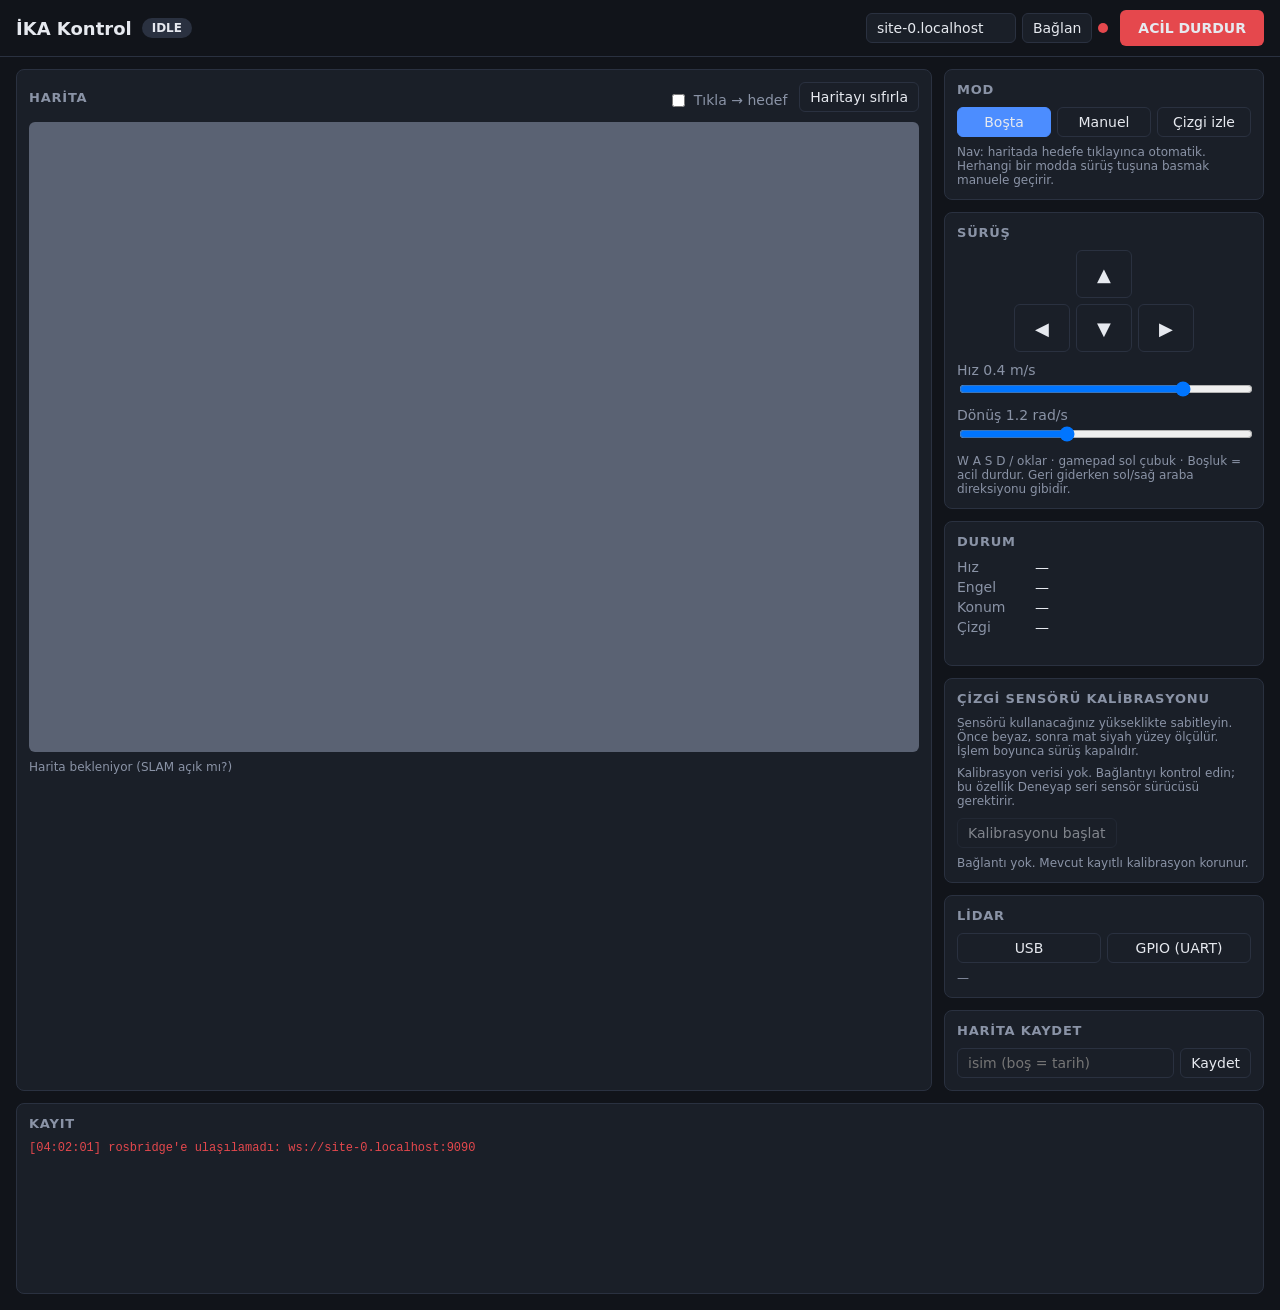
<file: src/ika_gcs/web/index.html>
<!DOCTYPE html>
<html lang="tr">
<head>
  <meta charset="utf-8">
  <meta name="viewport" content="width=device-width, initial-scale=1">
  <title>İKA Kontrol</title>
  <link rel="stylesheet" href="style.css?v=line-calibration-1">
</head>
<body>
  <header>
    <div class="brand">
      <h1>İKA Kontrol</h1>
      <span id="mode-badge" class="badge mode-idle">—</span>
    </div>
    <div class="conn">
      <input id="host" aria-label="robot adresi" title="robot adresi (port verilmezse 9090)" spellcheck="false">
      <button id="connect">Bağlan</button>
      <span id="conn-state" class="dot off" title="bağlantı"></span>
    </div>
    <button id="estop" class="estop" title="Boşluk tuşu">ACİL DURDUR</button>
    <button id="release" class="release hidden">Acil durdurmayı kaldır</button>
  </header>

  <main>
    <section class="panel map-panel">
      <div class="panel-head">
        <h2>Harita</h2>
        <div class="row">
          <label class="toggle"><input type="checkbox" id="goal-mode"> Tıkla → hedef</label>
          <button id="reset-map" title="Haritayı ve robotun konumunu sıfırlar">Haritayı sıfırla</button>
        </div>
      </div>
      <canvas id="map"></canvas>
      <p id="map-info" class="muted">Harita bekleniyor (SLAM açık mı?)</p>
    </section>

    <div class="side">
      <section class="panel">
        <h2>Mod</h2>
        <div class="modes">
          <button data-mode="idle">Boşta</button>
          <button data-mode="manual">Manuel</button>
          <button data-mode="line">Çizgi izle</button>
        </div>
        <p class="muted">Nav: haritada hedefe tıklayınca otomatik. Herhangi bir modda sürüş tuşuna basmak manuele geçirir.</p>
      </section>

      <section class="panel">
        <h2>Sürüş</h2>
        <div class="pad">
          <button class="key" data-v="1" data-w="0" style="grid-area:up">▲</button>
          <button class="key" data-v="0" data-w="1" style="grid-area:left">◀</button>
          <button class="key" data-v="-1" data-w="0" style="grid-area:down">▼</button>
          <button class="key" data-v="0" data-w="-1" style="grid-area:right">▶</button>
        </div>
        <label>Hız <span id="v-max-label"></span>
          <input id="v-max" type="range" min="0.05" max="0.5" step="0.01" value="0.4"></label>
        <label>Dönüş <span id="w-max-label"></span>
          <input id="w-max" type="range" min="0.2" max="3.0" step="0.1" value="1.2"></label>
        <p class="muted">W A S D / oklar · gamepad sol çubuk · Boşluk = acil durdur.
          Geri giderken sol/sağ araba direksiyonu gibidir.</p>
      </section>

      <section class="panel">
        <h2>Durum</h2>
        <dl class="stats">
          <dt>Hız</dt><dd id="speed">—</dd>
          <dt>Engel</dt><dd id="obstacle">—</dd>
          <dt>Konum</dt><dd id="pose">—</dd>
          <dt>Çizgi</dt><dd id="line-status">—</dd>
        </dl>
        <div id="line-sensors" class="sensors"></div>
        <p id="line-raw" class="muted raw"></p>
      </section>

      <section class="panel" aria-labelledby="calibration-title">
        <h2 id="calibration-title">Çizgi sensörü kalibrasyonu</h2>
        <p class="muted">Sensörü kullanacağınız yükseklikte sabitleyin. Önce beyaz,
          sonra mat siyah yüzey ölçülür. İşlem boyunca sürüş kapalıdır.</p>
        <p id="calibration-saved" class="muted">Sensör durumu bekleniyor…</p>
        <div class="row calibration-actions">
          <button id="calibration-start" disabled>Kalibrasyonu başlat</button>
          <button id="calibration-cancel" class="hidden">Kapat</button>
        </div>
        <p id="calibration-message" class="muted" role="status" aria-live="polite"></p>
        <button id="calibration-capture" class="hidden" disabled>Beyaz hazır — ölç</button>
        <div class="calibration-table-wrap">
          <table id="calibration-table" class="hidden">
            <caption>Son kayıtlı referanslar (mV)</caption>
            <thead><tr><th>Göz</th><th>Beyaz</th><th>Siyah</th><th>Eşik</th><th>Fark</th></tr></thead>
            <tbody id="calibration-values"></tbody>
          </table>
        </div>
      </section>

      <section class="panel">
        <h2>Lidar</h2>
        <div class="modes two">
          <button data-lidar="usb">USB</button>
          <button data-lidar="gpio">GPIO (UART)</button>
        </div>
        <p id="lidar-status" class="muted">—</p>
      </section>

      <section class="panel">
        <h2>Harita kaydet</h2>
        <div class="row">
          <input id="map-name" placeholder="isim (boş = tarih)" spellcheck="false">
          <button id="save-map">Kaydet</button>
        </div>
      </section>
    </div>
  </main>

  <section class="panel log-panel">
    <h2>Kayıt</h2>
    <div id="log"></div>
  </section>

  <script src="vendor/roslib.js"></script>
  <script src="calibration.js?v=line-calibration-1"></script>
  <script src="app.js?v=line-calibration-1"></script>
</body>
</html>
</file>
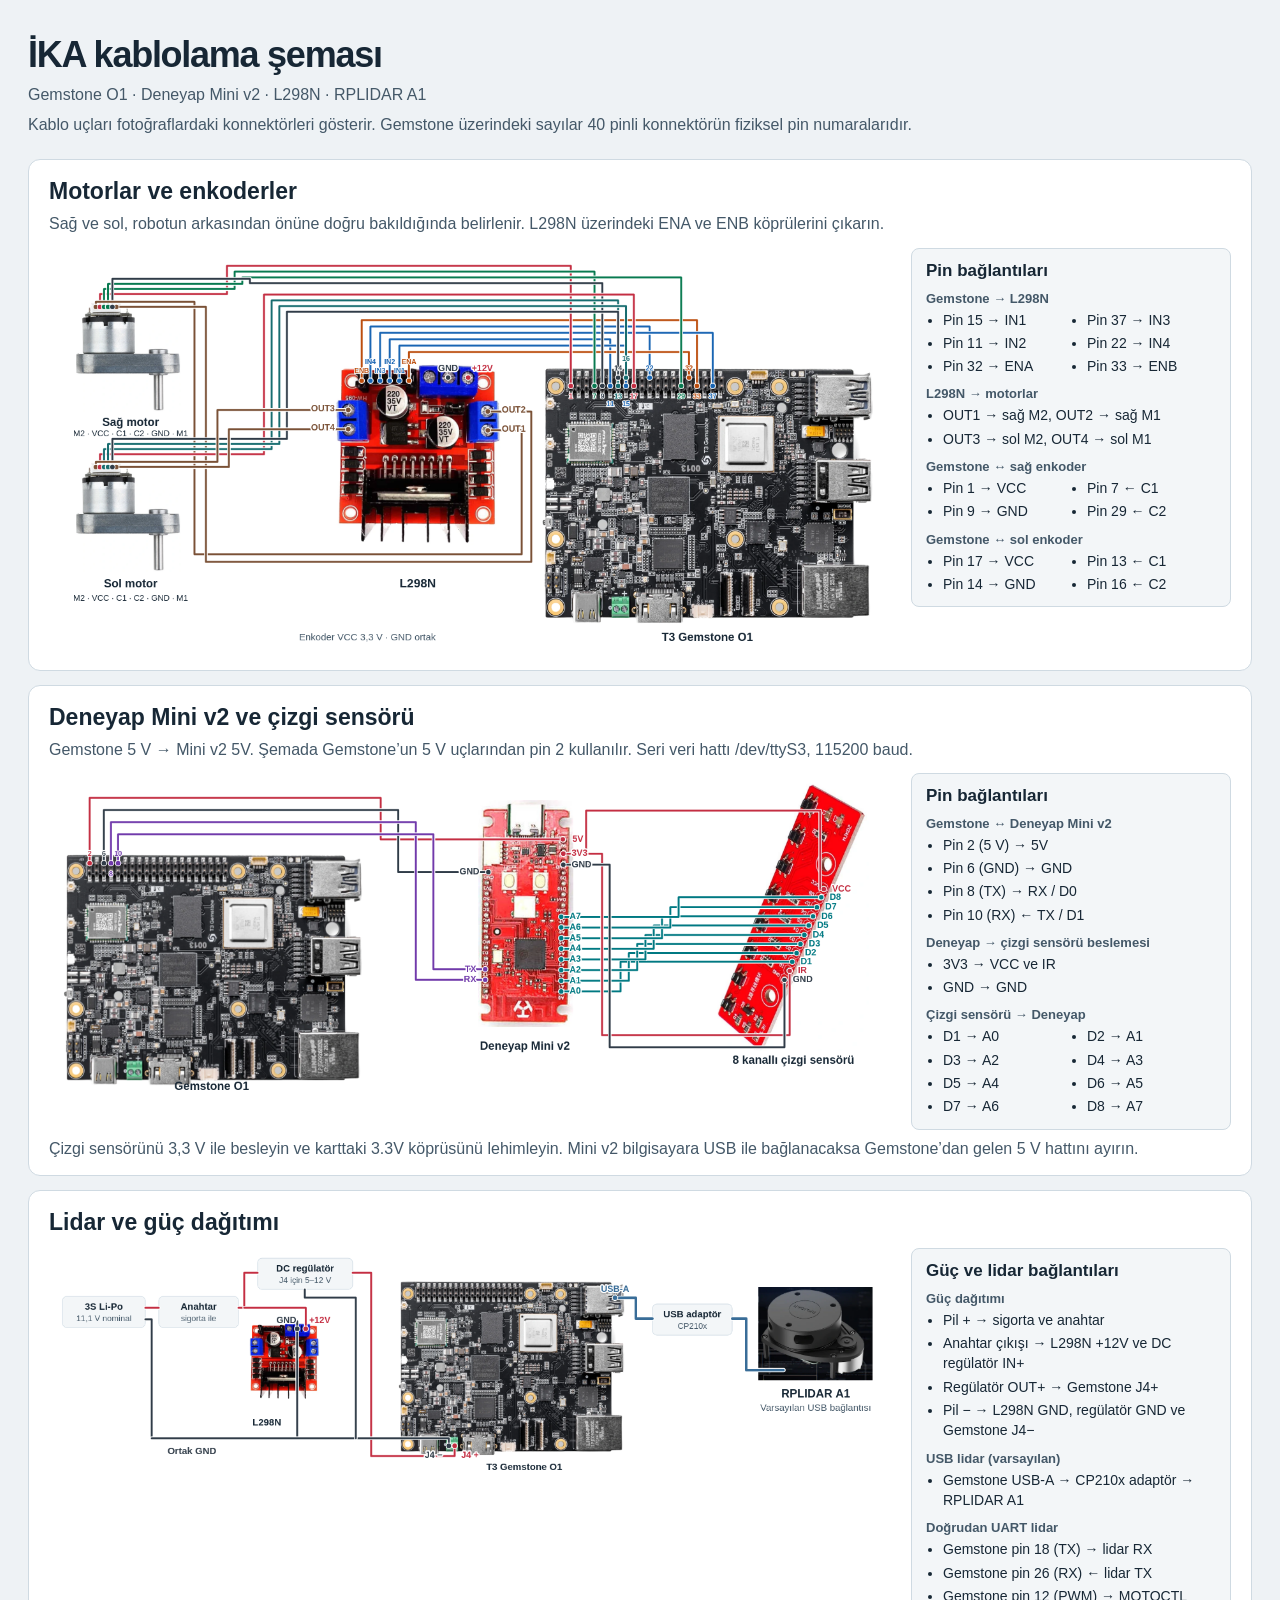
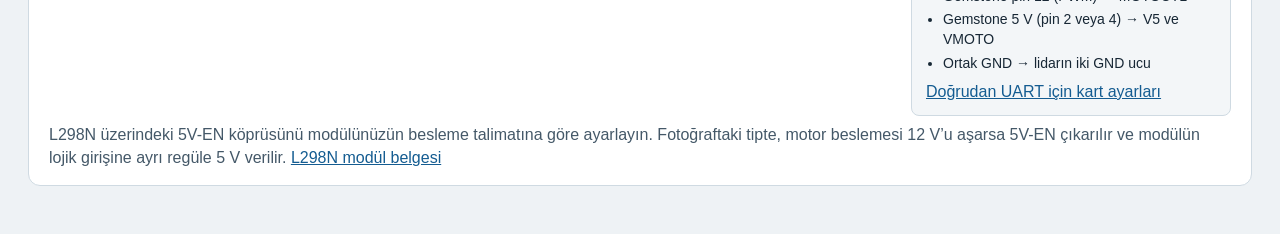
<file: docs/kablolama.html>
<!doctype html>
<html lang="tr">
<head>
  <meta charset="utf-8">
  <meta name="viewport" content="width=device-width, initial-scale=1">
  <title>İKA kablolama şeması</title>
  <style>
    * { box-sizing: border-box; }
    body { margin: 0; color: #172735; background: #eef2f5; font: 16px "Segoe UI", sans-serif; }
    main { width: min(100%, 1600px); margin: auto; padding: 34px 28px; }
    h1 { margin: 0; font-size: 36px; letter-spacing: -.035em; }
    h2 { margin: 0 0 4px; font-size: 23px; }
    p { margin: 7px 0 0; line-height: 1.45; }
    header { margin: 0 0 23px; }
    header p, section p { color: #445868; }
    section { margin: 14px 0; padding: 18px 20px 15px; border: 1px solid #cfdae2; border-radius: 12px; background: white; }
    .connection-layout { display: grid; grid-template-columns: minmax(0, 1fr) 320px; gap: 20px; align-items: start; margin-top: 12px; }
    .drawing { overflow-x: auto; }
    canvas { display: block; width: 100%; min-width: 760px; height: auto; }
    .pin-list { padding: 12px 14px; border: 1px solid #cfdae2; border-radius: 8px; background: #f3f6f8; }
    .pin-list h3 { margin: 0 0 10px; font-size: 17px; }
    .pin-list h4 { margin: 10px 0 4px; font-size: 13px; color: #445868; }
    .pin-list ul { margin: 0; padding-left: 17px; font-size: 14px; line-height: 1.45; }
    .pin-list li + li { margin-top: 3px; }
    .channel-list { display: grid; grid-template-columns: repeat(2, minmax(0, 1fr)); gap: 3px 15px; }
    .channel-list li + li { margin-top: 0; }
    @media (max-width: 1110px) {
      .connection-layout { grid-template-columns: minmax(0, 1fr); }
    }
    @page { size: A4 landscape; margin: 10mm; }
    @media print {
      body { background: white; }
      main { width: auto; padding: 0; }
      header { margin-bottom: 12px; }
      section { break-inside: avoid; }
      section + section { break-before: page; }
      .connection-layout { grid-template-columns: minmax(0, 1fr) 255px; gap: 14px; }
      .drawing { overflow: visible; }
      canvas { min-width: 0; }
      .pin-list ul { font-size: 13px; }
    }
    a { color: #145c91; }
  </style>
</head>
<body>
<main>
  <header>
    <h1>İKA kablolama şeması</h1>
    <p>Gemstone O1 · Deneyap Mini v2 · L298N · RPLIDAR A1</p>
    <p>Kablo uçları fotoğraflardaki konnektörleri gösterir. Gemstone üzerindeki sayılar 40 pinli konnektörün fiziksel pin numaralarıdır.</p>
  </header>
  <section>
    <h2>Motorlar ve enkoderler</h2>
    <p>Sağ ve sol, robotun arkasından önüne doğru bakıldığında belirlenir. L298N üzerindeki ENA ve ENB köprülerini çıkarın.</p>
    <div class="connection-layout">
      <div class="drawing"><canvas id="drive" width="1320" height="638" aria-label="Motor, enkoder ve L298N bağlantıları"></canvas></div>
      <aside class="pin-list" aria-labelledby="drive-pins">
        <h3 id="drive-pins">Pin bağlantıları</h3>
        <h4>Gemstone → L298N</h4>
        <ul class="channel-list">
          <li>Pin 15 → IN1</li><li>Pin 37 → IN3</li>
          <li>Pin 11 → IN2</li><li>Pin 22 → IN4</li>
          <li>Pin 32 → ENA</li><li>Pin 33 → ENB</li>
        </ul>
        <h4>L298N → motorlar</h4>
        <ul>
          <li>OUT1 → sağ M2, OUT2 → sağ M1</li>
          <li>OUT3 → sol M2, OUT4 → sol M1</li>
        </ul>
        <h4>Gemstone ↔ sağ enkoder</h4>
        <ul class="channel-list">
          <li>Pin 1 → VCC</li><li>Pin 7 ← C1</li>
          <li>Pin 9 → GND</li><li>Pin 29 ← C2</li>
        </ul>
        <h4>Gemstone ↔ sol enkoder</h4>
        <ul class="channel-list">
          <li>Pin 17 → VCC</li><li>Pin 13 ← C1</li>
          <li>Pin 14 → GND</li><li>Pin 16 ← C2</li>
        </ul>
      </aside>
    </div>
  </section>
  <section>
    <h2>Deneyap Mini v2 ve çizgi sensörü</h2>
    <p>Gemstone 5 V → Mini v2 5V. Şemada Gemstone’un 5 V uçlarından pin 2 kullanılır. Seri veri hattı /dev/ttyS3, 115200 baud.</p>
    <div class="connection-layout">
      <div class="drawing"><canvas id="line" width="1320" height="505" aria-label="Gemstone, Deneyap Mini v2 ve çizgi sensörü bağlantıları"></canvas></div>
      <aside class="pin-list" aria-labelledby="line-pins">
        <h3 id="line-pins">Pin bağlantıları</h3>
        <h4>Gemstone ↔ Deneyap Mini v2</h4>
        <ul>
          <li>Pin 2 (5 V) → 5V</li>
          <li>Pin 6 (GND) → GND</li>
          <li>Pin 8 (TX) → RX / D0</li>
          <li>Pin 10 (RX) ← TX / D1</li>
        </ul>
        <h4>Deneyap → çizgi sensörü beslemesi</h4>
        <ul>
          <li>3V3 → VCC ve IR</li>
          <li>GND → GND</li>
        </ul>
        <h4>Çizgi sensörü → Deneyap</h4>
        <ul class="channel-list">
          <li>D1 → A0</li><li>D2 → A1</li>
          <li>D3 → A2</li><li>D4 → A3</li>
          <li>D5 → A4</li><li>D6 → A5</li>
          <li>D7 → A6</li><li>D8 → A7</li>
        </ul>
      </aside>
    </div>
    <p>Çizgi sensörünü 3,3 V ile besleyin ve karttaki 3.3V köprüsünü lehimleyin. Mini v2 bilgisayara USB ile bağlanacaksa Gemstone’dan gelen 5 V hattını ayırın.</p>
  </section>
  <section>
    <h2>Lidar ve güç dağıtımı</h2>
    <div class="connection-layout">
      <div class="drawing"><canvas id="power" width="1320" height="360" aria-label="RPLIDAR A1 ve robotun güç dağıtımı"></canvas></div>
      <aside class="pin-list" aria-labelledby="power-pins">
        <h3 id="power-pins">Güç ve lidar bağlantıları</h3>
        <h4>Güç dağıtımı</h4>
        <ul>
          <li>Pil + → sigorta ve anahtar</li>
          <li>Anahtar çıkışı → L298N +12V ve DC regülatör IN+</li>
          <li>Regülatör OUT+ → Gemstone J4+</li>
          <li>Pil − → L298N GND, regülatör GND ve Gemstone J4−</li>
        </ul>
        <h4>USB lidar (varsayılan)</h4>
        <ul><li>Gemstone USB-A → CP210x adaptör → RPLIDAR A1</li></ul>
        <h4>Doğrudan UART lidar</h4>
        <ul>
          <li>Gemstone pin 18 (TX) → lidar RX</li>
          <li>Gemstone pin 26 (RX) ← lidar TX</li>
          <li>Gemstone pin 12 (PWM) → MOTOCTL</li>
          <li>Gemstone 5 V (pin 2 veya 4) → V5 ve VMOTO</li>
          <li>Ortak GND → lidarın iki GND ucu</li>
        </ul>
        <p><a href="donanim.md#lidar-bağlantısı-usb-veya-gpio">Doğrudan UART için kart ayarları</a></p>
      </aside>
    </div>
    <p>L298N üzerindeki 5V-EN köprüsünü modülünüzün besleme talimatına göre ayarlayın. Fotoğraftaki tipte, motor beslemesi 12 V’u aşarsa 5V-EN çıkarılır ve modülün lojik girişine ayrı regüle 5 V verilir. <a href="https://docs.sunfounder.com/projects/3in1-kit-v2/en/latest/components/component_l298n_module.html">L298N modül belgesi</a></p>
  </section>
  <!-- Photo sources
    Gemstone: https://t3gemstone.org/tr/products/o1
    Deneyap: https://www.robotistan.com/deneyap-mini-v2-type-c-en
    L298N: https://docs.sunfounder.com/projects/3in1-kit-v2/en/latest/components/component_l298n_module.html
    Motor: https://robu.in/product/waveshare-l-shaped-permanent-magnet-dc-gear-motor-magnetic-hall-encoder-all-metal-gear-motor/
    Line sensor: https://make.net.za/product/0me1079/
    Lidar: https://www.slamtec.com/en/lidar/a1
  -->
</main>
<script>
  const colors = {
    direction: '#1965b3', pwm: '#bc4e0e', right: '#087a50', left: '#176d70',
    adc: '#007982', uart: '#713aab', power: '#c42e42', ground: '#303c48',
    motor: '#7a5136', usb: '#396d98', ink: '#172735', muted: '#445868',
  };

  const photoNames = ['gemstone', 'deneyap', 'sensor', 'l298n', 'motor', 'lidar'];
  const photos = {};

  function text(ctx, value, x, y, {color = colors.ink, size = 15, bold = false, align = 'left'} = {}) {
    ctx.font = `${bold ? 700 : 500} ${size}px "Segoe UI", sans-serif`;
    ctx.textAlign = align;
    ctx.textBaseline = 'middle';
    ctx.fillStyle = color;
    ctx.fillText(value, x, y);
  }

  function photo(ctx, name, x, y, width) {
    const image = photos[name];
    const scale = width / image.naturalWidth;
    ctx.drawImage(image, x, y, width, image.naturalHeight * scale);
    return (px, py) => [x + px * scale, y + py * scale];
  }

  function wire(ctx, points, color, {width = 3, dashed = false} = {}) {
    ctx.save();
    ctx.lineJoin = 'round';
    ctx.lineCap = 'round';
    if (dashed) ctx.setLineDash([8, 6]);
    ctx.beginPath();
    ctx.moveTo(...points[0]);
    for (const point of points.slice(1)) ctx.lineTo(...point);
    ctx.lineWidth = width + 2.6;
    ctx.strokeStyle = '#fff';
    ctx.stroke();
    ctx.lineWidth = width;
    ctx.strokeStyle = color;
    ctx.stroke();
    ctx.restore();
  }

  function end(ctx, [x, y], color, label, dx = 0, dy = -15, align = 'center', size = 14) {
    ctx.beginPath();
    ctx.arc(x, y, 4.3, 0, Math.PI * 2);
    ctx.fillStyle = color;
    ctx.fill();
    ctx.lineWidth = 1.4;
    ctx.strokeStyle = '#fff';
    ctx.stroke();
    if (label) {
      ctx.save();
      ctx.font = `700 ${size}px "Segoe UI", sans-serif`;
      ctx.textAlign = align;
      ctx.textBaseline = 'middle';
      ctx.strokeStyle = '#fff';
      ctx.lineWidth = size < 13 ? 2.5 : 4;
      ctx.lineJoin = 'round';
      ctx.strokeText(label, x + dx, y + dy);
      text(ctx, label, x + dx, y + dy, {color, size, bold: true, align});
      ctx.restore();
    }
  }

  // Kartın fotoğrafında J23 üsttedir. İç sıra tek, dış sıra çift numaralıdır.
  function headerPin(gem, pin) {
    return gem(84 + (Math.ceil(pin / 2) - 1) * 23.04, pin % 2 ? 58 : 34);
  }

  function connect(ctx, start, finish, track, color) {
    wire(ctx, [start, [start[0], track], [finish[0], track], finish], color);
  }

  function chip(ctx, x, y, w, title, subtitle) {
    ctx.beginPath();
    ctx.roundRect(x, y, w, 49, 7);
    ctx.fillStyle = '#f3f6f8';
    ctx.fill();
    ctx.strokeStyle = '#cedae3';
    ctx.lineWidth = 1;
    ctx.stroke();
    text(ctx, title, x + w / 2, y + 17, {align: 'center', bold: true});
    if (subtitle) text(ctx, subtitle, x + w / 2, y + 35, {align: 'center', color: colors.muted, size: 13});
  }

  function drawDrive() {
    const ctx = document.querySelector('#drive').getContext('2d');
    const gem = photo(ctx, 'gemstone', 773, 185, 518);
    const driver = photo(ctx, 'l298n', 449, 182, 259);
    const right = photo(ctx, 'motor', 38, 80, 171);
    const left = photo(ctx, 'motor', 38, 331, 171);
    const inputs = [
      ['ENB', 90, 33, 'pwm'], ['IN4', 120, 22, 'direction'],
      ['IN3', 153, 37, 'direction'], ['IN2', 186, 11, 'direction'],
      ['IN1', 219, 15, 'direction'], ['ENA', 252, 32, 'pwm'],
    ];
    const outputs = {
      OUT3: driver(44, 157), OUT4: driver(44, 223),
      OUT2: driver(522, 162), OUT1: driver(522, 227),
    };
    const motorPins = { M2: 109, VCC: 129, C1: 149, C2: 168, GND: 189, M1: 208 };
    const motors = [
      {at: right, color: 'right', pins: {VCC: 1, C1: 7, C2: 29, GND: 9}, out: ['OUT1', 'OUT2'], track: 28},
      {at: left, color: 'left', pins: {VCC: 17, C1: 13, C2: 16, GND: 14}, out: ['OUT3', 'OUT4'], track: 73},
    ];

    for (const [index, [label, x, pin, key]] of inputs.entries()) {
      const start = driver(x, 57);
      const finish = headerPin(gem, pin);
      connect(ctx, start, finish, 113 + index * 10, colors[key]);
    }
    for (const motor of motors) {
      for (const [index, [signal, pin]] of Object.entries(motor.pins).entries()) {
        const start = motor.at(motorPins[signal], 38);
        const finish = headerPin(gem, pin);
        const color = signal === 'VCC' ? colors.power : signal === 'GND' ? colors.ground : colors[motor.color];
        const corridor = (motor.color === 'right' ? 279 : 337) + index * 12;
        const bend = start[1] - 20 - index * 8;
        const track = motor.track + index * 9;
        wire(ctx, [start, [start[0], bend], [corridor, bend], [corridor, track], [finish[0], track], finish], color);
      }
      for (const [index, signal] of ['M2', 'M1'].entries()) {
        const start = motor.at(motorPins[signal], 38);
        const finish = outputs[motor.out[index]];
        const corridor = motor.color === 'right' ? 228 + index * 18 : 264 + index * 18;
        const bend = start[1] - 8 + index * 8;
        const route = motor.color === 'right'
          ? [start, [start[0], bend], [corridor, bend], [corridor, 480 + index * 12], [741 + index * 15, 480 + index * 12], [741 + index * 15, finish[1]], finish]
          : [start, [start[0], bend], [corridor, bend], [corridor, finish[1]], finish];
        wire(ctx, route, colors.motor);
        end(ctx, start, colors.motor);
      }
    }
    for (const [index, [label, x, pin, key]] of inputs.entries()) {
      end(ctx, driver(x, 57), colors[key], label, 0, index % 2 ? -29 : -15, 'center', 11);
      labelHeader(ctx, gem, pin, colors[key]);
    }
    for (const motor of motors) {
      for (const [signal, pin] of Object.entries(motor.pins)) {
        const color = signal === 'VCC' ? colors.power : signal === 'GND' ? colors.ground : colors[motor.color];
        end(ctx, motor.at(motorPins[signal], 38), color);
        labelHeader(ctx, gem, pin, color);
      }
    }
    for (const [label, point] of Object.entries(outputs)) {
      const onRight = point[0] > 600;
      end(ctx, point, colors.motor, label, onRight ? 22 : -21, -2, onRight ? 'left' : 'right');
    }
    end(ctx, driver(455, 46), colors.power, '+12V', 22, -14);
    end(ctx, driver(386, 46), colors.ground, 'GND', 0, -14);
    text(ctx, 'L298N', 578, 527, {align: 'center', bold: true, size: 19});
    text(ctx, 'Sağ motor', 128, 274, {align: 'center', bold: true, size: 18});
    text(ctx, 'Sol motor', 128, 527, {align: 'center', bold: true, size: 18});
    text(ctx, 'M2 · VCC · C1 · C2 · GND · M1', 128, 291, {align: 'center', size: 13});
    text(ctx, 'M2 · VCC · C1 · C2 · GND · M1', 128, 549, {align: 'center', size: 13});
    text(ctx, 'T3 Gemstone O1', 1032, 611, {align: 'center', bold: true, size: 18});
    text(ctx, 'Enkoder VCC 3,3 V · GND ortak', 392, 611, {color: colors.muted});
  }

  function labelHeader(ctx, gem, pin, color) {
    const offset = {11: 29, 15: 29, 16: -29}[pin] ?? (pin % 2 ? 17 : -14);
    end(ctx, headerPin(gem, pin), color, String(pin), 0, offset, 'center', 11);
  }

  function drawLine() {
    const ctx = document.querySelector('#line').getContext('2d');
    const gem = photo(ctx, 'gemstone', 23, 125, 468);
    const mini = photo(ctx, 'deneyap', 673, 42, 149);
    const sensor = photo(ctx, 'sensor', 1043, 15, 243);
    const rows = [
      [2, mini(160, 75), '5V', 'power', 39],
      [6, mini(19, 137), 'GND', 'ground', 58],
      [8, mini(13, 341), 'RX', 'uart', 77],
      [10, mini(13, 321), 'TX', 'uart', 96],
    ];
    for (const [pin, finish, label, key, track] of rows) {
      const start = headerPin(gem, pin);
      const corridor = 520 + (track - 39) * 1.45;
      wire(ctx, [start, [start[0], track], [corridor, track], [corridor, finish[1]], finish], colors[key]);
    }
    const analogHoles = [[180, 414], [190, 394], [199, 373], [208, 352], [218, 330], [228, 309], [237, 288], [247, 265]];
    const rails = [];
    analogHoles.forEach(([x, y], i) => {
      rails.push([mini(157, 363 - i * 20.2), sensor(x, y), `A${i}`, `D${i + 1}`, 'adc']);
    });
    rails.push([mini(161, 102), sensor(253, 246), '3V3', 'VCC', 'power']);
    rails.push([mini(161, 102), sensor(174, 435), '', 'IR', 'power']);
    rails.push([mini(161, 123), sensor(162, 456), 'GND', 'GND', 'ground']);
    for (const [index, [start, finish, , , key]] of rails.entries()) {
      const corridor = index < 8 ? 896 + index * 13 : 855 + (index - 8) * 12;
      if (index === 8) {
        wire(ctx, [start, [842, start[1]], [842, 59], [1209, 59], [1209, finish[1]], finish], colors[key]);
      } else if (index === 9 || index === 10) {
        const track = index === 9 ? 411 : 430;
        wire(ctx, [start, [corridor, start[1]], [corridor, track], [finish[0], track], finish], colors[key]);
      } else {
        wire(ctx, [start, [corridor, start[1]], [corridor, finish[1]], finish], colors[key]);
      }
    }
    for (const [pin, finish, label, key] of rows) {
      end(ctx, headerPin(gem, pin), colors[key], String(pin), 0, pin === 8 ? 17 : -15, 'center', 11);
      end(ctx, finish, colors[key], label, pin === 2 ? 15 : -14, 0, pin === 2 ? 'left' : 'right');
    }
    for (const [start, finish, a, b, key] of rails) {
      end(ctx, start, colors[key], a, 13, 0, 'left');
      end(ctx, finish, colors[key], b, 13, 0, 'left');
    }
    text(ctx, 'Gemstone O1', 255, 492, {align: 'center', bold: true, size: 18});
    text(ctx, 'Deneyap Mini v2', 746, 429, {align: 'center', bold: true, size: 18});
    text(ctx, '8 kanallı çizgi sensörü', 1167, 451, {align: 'center', bold: true, size: 18});
  }

  function drawPower() {
    const ctx = document.querySelector('#power').getContext('2d');
    const gem = photo(ctx, 'gemstone', 548, 50, 354);
    const driver = photo(ctx, 'l298n', 314, 118, 110);
    const lidar = photo(ctx, 'lidar', 1112, 61, 179);
    chip(ctx, 21, 76, 130, '3S Li-Po', '11,1 V nominal');
    chip(ctx, 172, 76, 125, 'Anahtar', 'sigorta ile');
    chip(ctx, 327, 16, 149, 'DC regülatör', 'J4 için 5–12 V');
    chip(ctx, 946, 88, 125, 'USB adaptör', 'CP210x');
    const [jMinus, jPlus] = [gem(215, 712), gem(240, 712)];
    const [lPlus, lGnd] = [driver(455, 46), driver(386, 46)];
    const usb = gem(926, 77);
    wire(ctx, [[151, 94], [172, 94]], colors.power);
    wire(ctx, [[297, 94], [306, 94], [306, 39], [327, 39]], colors.power);
    wire(ctx, [[306, 94], [lPlus[0], 94], lPlus], colors.power);
    wire(ctx, [[476, 39], [505, 39], [505, 327], [jPlus[0], 327], jPlus], colors.power);
    wire(ctx, [[151, 112], [161, 112], [161, 299], [lGnd[0], 299], [lGnd[0], 115], lGnd], colors.ground);
    wire(ctx, [[161, 299], [jMinus[0], 299], jMinus], colors.ground);
    wire(ctx, [[401, 65], [401, 78], [481, 78], [481, 299]], colors.ground);
    wire(ctx, [usb, [920, usb[1]], [920, 111], [946, 111]], colors.usb, {width: 4});
    const lidarCable = lidar(92, 305);
    wire(ctx, [[1071, 111], [1093, 111], [1093, lidarCable[1]], lidarCable], colors.usb, {width: 4});
    for (const [pin, col, label] of [[jMinus, 'ground', 'J4 −'], [jPlus, 'power', 'J4 +'], [lPlus, 'power', '+12V'], [lGnd, 'ground', 'GND'], [usb, 'usb', 'USB-A']]) {
      const offset = {'J4 −': -24, 'J4 +': 24, '+12V': 22, GND: -17}[label] ?? 0;
      end(ctx, pin, colors[col], label, offset, label.startsWith('J4') ? 15 : -13);
    }
    text(ctx, 'L298N', 364, 275, {align: 'right', bold: true});
    text(ctx, 'T3 Gemstone O1', 745, 345, {align: 'center', bold: true});
    text(ctx, 'RPLIDAR A1', 1202, 230, {align: 'center', bold: true, size: 18});
    text(ctx, 'Varsayılan USB bağlantısı', 1202, 252, {align: 'center', color: colors.muted});
    text(ctx, 'Ortak GND', 224, 320, {align: 'center', color: colors.ground, bold: true});
  }

  Promise.all(photoNames.map((name) => new Promise((resolve, reject) => {
    const image = new Image();
    image.onload = () => { photos[name] = image; resolve(); };
    image.onerror = reject;
    image.src = `img/kablolama/${name}.webp`;
  }))).then(() => {
    drawDrive();
    drawLine();
    drawPower();
    document.body.dataset.ready = 'true';
  });
</script>
</body>
</html>
</file>
<file: src/ika_gcs/web/style.css>
:root {
  --bg: #11141a;
  --panel: #1a1f28;
  --line: #2a3140;
  --text: #e6e9ef;
  --muted: #8a93a6;
  --accent: #4c8dff;
  --ok: #2ec27e;
  --warn: #f0a830;
  --danger: #e5484d;
  --free: #e7e9ee;
  --occupied: #11141a;
  --unknown: #5a6273;
  font-family: system-ui, -apple-system, "Segoe UI", sans-serif;
}

* { box-sizing: border-box; }

body {
  margin: 0;
  background: var(--bg);
  color: var(--text);
  font-size: 14px;
}

body.estop-active { box-shadow: inset 0 0 0 4px var(--danger); }

header {
  display: flex;
  flex-wrap: wrap;
  align-items: center;
  gap: 12px;
  padding: 10px 16px;
  border-bottom: 1px solid var(--line);
}

.brand { display: flex; align-items: center; gap: 10px; margin-right: auto; }
h1 { font-size: 18px; margin: 0; }
h2 { font-size: 13px; text-transform: uppercase; letter-spacing: .06em; color: var(--muted); margin: 0 0 10px; }

.badge {
  padding: 3px 10px;
  border-radius: 999px;
  font-weight: 600;
  font-size: 12px;
  background: var(--line);
}
.mode-manual { background: var(--accent); }
.mode-line { background: var(--ok); color: #071a10; }
.mode-nav { background: var(--warn); color: #241600; }
.mode-estop { background: var(--danger); }

.conn { display: flex; align-items: center; gap: 6px; }
.conn input { width: 150px; }
.dot { width: 10px; height: 10px; border-radius: 50%; display: inline-block; }
.dot.on { background: var(--ok); }
.dot.off { background: var(--danger); }

button, input {
  font: inherit;
  color: var(--text);
  background: var(--panel);
  border: 1px solid var(--line);
  border-radius: 6px;
  padding: 6px 10px;
}
button { cursor: pointer; }
button:hover { border-color: var(--accent); }
button.active { background: var(--accent); border-color: var(--accent); }

.estop, .release {
  font-weight: 700;
  padding: 10px 18px;
  border: none;
}
.estop { background: var(--danger); }
.release { background: var(--warn); color: #241600; }
.hidden { display: none; }

main {
  display: grid;
  grid-template-columns: minmax(0, 1fr) 320px;
  gap: 12px;
  padding: 12px 16px;
}

.panel {
  background: var(--panel);
  border: 1px solid var(--line);
  border-radius: 8px;
  padding: 12px;
}
.side { display: flex; flex-direction: column; gap: 12px; }
.panel-head { display: flex; justify-content: space-between; align-items: center; }
.toggle { color: var(--muted); display: flex; gap: 6px; align-items: center; margin-bottom: 10px; }
.panel-head .row { align-items: center; gap: 12px; }
#reset-map { margin-bottom: 10px; }
#reset-map.armed { background: var(--warn); border-color: var(--warn); color: #241600; }

#map {
  width: 100%;
  height: min(70vh, 640px);
  background: var(--unknown);
  border-radius: 6px;
  display: block;
}
#map.goal { cursor: crosshair; }

.muted { color: var(--muted); font-size: 12px; margin: 8px 0 0; }

.modes { display: grid; grid-template-columns: repeat(3, 1fr); gap: 6px; }
.modes.two { grid-template-columns: repeat(2, 1fr); }
button:disabled { opacity: .5; cursor: wait; }
.muted.ok { color: var(--ok); }
.muted.warn { color: var(--warn); }

.pad {
  display: grid;
  grid-template-areas: ". up ." "left down right";
  grid-template-columns: repeat(3, 56px);
  gap: 6px;
  justify-content: center;
  margin-bottom: 10px;
}
.key { height: 48px; font-size: 18px; touch-action: none; user-select: none; }
.key.pressed { background: var(--accent); }

label { display: block; color: var(--muted); margin-top: 6px; }
label input[type=range] { width: 100%; padding: 0; }

.stats { display: grid; grid-template-columns: 70px 1fr; gap: 4px 8px; margin: 0; }
.stats dt { color: var(--muted); }
.stats dd { margin: 0; font-variant-numeric: tabular-nums; }

.sensors { display: flex; gap: 6px; justify-content: center; margin-top: 10px; }
.sensors span {
  width: 18px;
  height: 18px;
  border-radius: 50%;
  border: 2px solid var(--line);
}
.sensors span.on { background: var(--ok); border-color: var(--ok); }

.raw { text-align: center; font-family: ui-monospace, Menlo, monospace; }

.calibration-actions { margin-top: 10px; flex-wrap: wrap; }
#calibration-capture { width: 100%; margin-top: 10px; border-color: var(--accent); }
.calibration-table-wrap { overflow-x: auto; }
#calibration-table { width: 100%; margin-top: 12px; border-collapse: collapse; font-size: 12px; }
#calibration-table caption { text-align: left; color: var(--muted); margin-bottom: 6px; }
#calibration-table th, #calibration-table td { padding: 4px; text-align: right; }
#calibration-table th:first-child, #calibration-table td:first-child { text-align: left; }
#calibration-table tbody tr { border-top: 1px solid var(--line); }
#calibration-table .warn { color: var(--warn); }

.row { display: flex; gap: 6px; }
.row input { flex: 1; min-width: 0; }

.log-panel { margin: 0 16px 16px; }
#log {
  height: 140px;
  overflow-y: auto;
  font-family: ui-monospace, Menlo, monospace;
  font-size: 12px;
}
#log .warn { color: var(--warn); }
#log .error { color: var(--danger); }

@media (max-width: 860px) {
  main { grid-template-columns: 1fr; }
  #map { height: 55vh; }
}
</file>
